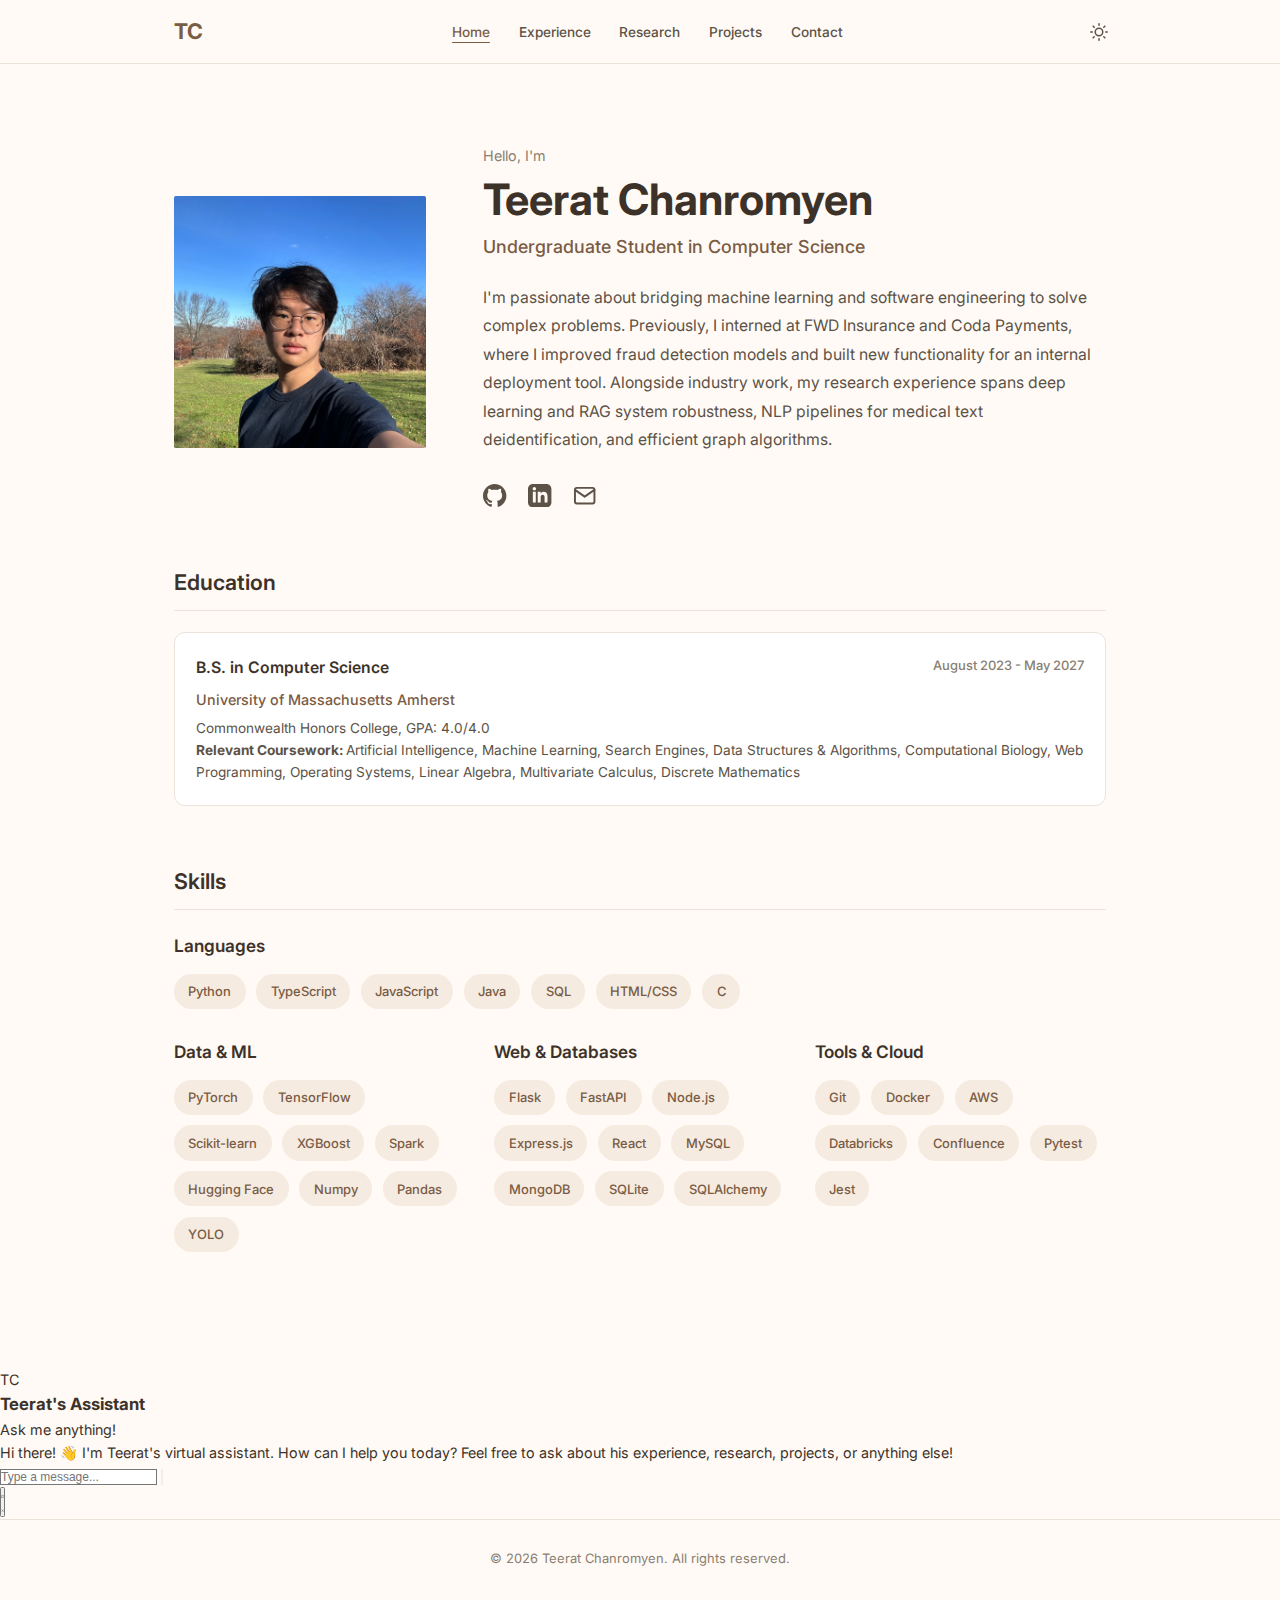
<file: index.html>
<!DOCTYPE html>
<html lang="en" data-theme="light">
<head>
    <meta charset="UTF-8">
    <meta name="viewport" content="width=device-width, initial-scale=1.0">
    <title>Teerat Chanromyen | Portfolio</title>
    <link rel="stylesheet" href="styles.css">
    <link rel="preconnect" href="https://fonts.googleapis.com">
    <link rel="preconnect" href="https://fonts.gstatic.com" crossorigin>
    <link href="https://fonts.googleapis.com/css2?family=Inter:wght@300;400;500;600;700&display=swap" rel="stylesheet">
</head>
<body>
    <nav class="navbar">
        <div class="nav-container">
            <a href="index.html" class="nav-logo">TC</a>
            <ul class="nav-menu">
                <li><a href="index.html" class="nav-link active" data-page="index">Home</a></li>
                <li><a href="experience.html" class="nav-link" data-page="experience">Experience</a></li>
                <li><a href="research.html" class="nav-link" data-page="research">Research</a></li>
                <li><a href="projects.html" class="nav-link" data-page="projects">Projects</a></li>
                <li><a href="contact.html" class="nav-link" data-page="contact">Contact</a></li>
            </ul>
            <button class="theme-toggle" id="theme-toggle" aria-label="Toggle theme">
                <svg class="sun-icon" xmlns="http://www.w3.org/2000/svg" width="20" height="20" viewBox="0 0 24 24" fill="none" stroke="currentColor" stroke-width="2" stroke-linecap="round" stroke-linejoin="round">
                    <circle cx="12" cy="12" r="5"></circle>
                    <line x1="12" y1="1" x2="12" y2="3"></line>
                    <line x1="12" y1="21" x2="12" y2="23"></line>
                    <line x1="4.22" y1="4.22" x2="5.64" y2="5.64"></line>
                    <line x1="18.36" y1="18.36" x2="19.78" y2="19.78"></line>
                    <line x1="1" y1="12" x2="3" y2="12"></line>
                    <line x1="21" y1="12" x2="23" y2="12"></line>
                    <line x1="4.22" y1="19.78" x2="5.64" y2="18.36"></line>
                    <line x1="18.36" y1="5.64" x2="19.78" y2="4.22"></line>
                </svg>
                <svg class="moon-icon" xmlns="http://www.w3.org/2000/svg" width="20" height="20" viewBox="0 0 24 24" fill="none" stroke="currentColor" stroke-width="2" stroke-linecap="round" stroke-linejoin="round">
                    <path d="M21 12.79A9 9 0 1 1 11.21 3 7 7 0 0 0 21 12.79z"></path>
                </svg>
            </button>
        </div>
    </nav>

    <main class="main-content" id="dynamic-content">
        <section class="hero">
            <div class="hero-content">
                <div class="hero-image">
                    <img src="profile.jpg" alt="Teerat Chanromyen">
                </div>
                <div class="hero-text">
                    <p class="greeting">Hello, I'm</p>
                    <h1 class="name">Teerat Chanromyen</h1>
                    <p class="tagline">Undergraduate Student in Computer Science</p>
                    <p class="bio">
                        I'm passionate about bridging machine learning and software engineering to solve complex problems. Previously, I interned at FWD Insurance and Coda Payments, where I improved fraud detection models and built new functionality for an internal deployment tool. Alongside industry work, my research experience spans deep learning and RAG system robustness, NLP pipelines for medical text deidentification, and efficient graph algorithms.
                    </p>
                    <div class="social-links">
                        <a href="https://github.com/Teerat-CH" target="_blank" class="social-link" aria-label="GitHub">
                            <svg xmlns="http://www.w3.org/2000/svg" width="24" height="24" viewBox="0 0 24 24" fill="currentColor">
                                <path d="M12 0c-6.626 0-12 5.373-12 12 0 5.302 3.438 9.8 8.207 11.387.599.111.793-.261.793-.577v-2.234c-3.338.726-4.033-1.416-4.033-1.416-.546-1.387-1.333-1.756-1.333-1.756-1.089-.745.083-.729.083-.729 1.205.084 1.839 1.237 1.839 1.237 1.07 1.834 2.807 1.304 3.492.997.107-.775.418-1.305.762-1.604-2.665-.305-5.467-1.334-5.467-5.931 0-1.311.469-2.381 1.236-3.221-.124-.303-.535-1.524.117-3.176 0 0 1.008-.322 3.301 1.23.957-.266 1.983-.399 3.003-.404 1.02.005 2.047.138 3.006.404 2.291-1.552 3.297-1.23 3.297-1.23.653 1.653.242 2.874.118 3.176.77.84 1.235 1.911 1.235 3.221 0 4.609-2.807 5.624-5.479 5.921.43.372.823 1.102.823 2.222v3.293c0 .319.192.694.801.576 4.765-1.589 8.199-6.086 8.199-11.386 0-6.627-5.373-12-12-12z"/>
                            </svg>
                        </a>
                        <a href="https://linkedin.com/in/teeratchanromyen" target="_blank" class="social-link" aria-label="LinkedIn">
                            <svg xmlns="http://www.w3.org/2000/svg" width="24" height="24" viewBox="0 0 24 24" fill="currentColor">
                                <path d="M19 0h-14c-2.761 0-5 2.239-5 5v14c0 2.761 2.239 5 5 5h14c2.762 0 5-2.239 5-5v-14c0-2.761-2.238-5-5-5zm-11 19h-3v-11h3v11zm-1.5-12.268c-.966 0-1.75-.79-1.75-1.764s.784-1.764 1.75-1.764 1.75.79 1.75 1.764-.783 1.764-1.75 1.764zm13.5 12.268h-3v-5.604c0-3.368-4-3.113-4 0v5.604h-3v-11h3v1.765c1.396-2.586 7-2.777 7 2.476v6.759z"/>
                            </svg>
                        </a>
                        <a href="mailto:tchanromyen@umass.edu" class="social-link" aria-label="Email">
                            <svg xmlns="http://www.w3.org/2000/svg" width="24" height="24" viewBox="0 0 24 24" fill="none" stroke="currentColor" stroke-width="2" stroke-linecap="round" stroke-linejoin="round">
                                <path d="M4 4h16c1.1 0 2 .9 2 2v12c0 1.1-.9 2-2 2H4c-1.1 0-2-.9-2-2V6c0-1.1.9-2 2-2z"></path>
                                <polyline points="22,6 12,13 2,6"></polyline>
                            </svg>
                        </a>
                    </div>
                </div>
            </div>
        </section>

        <section class="section">
            <h2 class="section-title">Education</h2>
            <div class="education-list">
                <div class="education-item">
                    <div class="education-header">
                        <h3>B.S. in Computer Science</h3>
                        <span class="date">August 2023 - May 2027</span>
                    </div>
                    <p class="institution">University of Massachusetts Amherst</p>
                    <p class="description">Commonwealth Honors College, GPA: 4.0/4.0</p>
                    <p class="description"><b>Relevant Coursework: </b>Artificial Intelligence, Machine Learning, Search Engines, Data Structures & Algorithms, Computational
Biology, Web Programming, Operating Systems, Linear Algebra, Multivariate Calculus, Discrete Mathematics</p>
                </div>
            </div>
        </section>

        <section class="section">
            <h2 class="section-title">Skills</h2>
            <div class="skill-category languages-category">
                <h3>Languages</h3>
                <div class="skills-container">
                    <span class="skill-tag">Python</span>
                    <span class="skill-tag">TypeScript</span>
                    <span class="skill-tag">JavaScript</span>
                    <span class="skill-tag">Java</span>
                    <span class="skill-tag">SQL</span>
                    <span class="skill-tag">HTML/CSS</span>
                    <span class="skill-tag">C</span>
                </div>
            </div>
            <div class="skills-grid">
                <div class="skill-category">
                    <h3>Data & ML</h3>
                    <div class="skills-container">
                        <span class="skill-tag">PyTorch</span>
                        <span class="skill-tag">TensorFlow</span>
                        <span class="skill-tag">Scikit-learn</span>
                        <span class="skill-tag">XGBoost</span>
                        <span class="skill-tag">Spark</span>
                        <span class="skill-tag">Hugging Face</span>
                        <span class="skill-tag">Numpy</span>
                        <span class="skill-tag">Pandas</span>
                        <span class="skill-tag">YOLO</span>
                    </div>
                </div>
                <div class="skill-category">
                    <h3>Web & Databases</h3>
                    <div class="skills-container">
                        <span class="skill-tag">Flask</span>
                        <span class="skill-tag">FastAPI</span>
                        <span class="skill-tag">Node.js</span>
                        <span class="skill-tag">Express.js</span>
                        <span class="skill-tag">React</span>
                        <span class="skill-tag">MySQL</span>
                        <span class="skill-tag">MongoDB</span>
                        <span class="skill-tag">SQLite</span>
                        <span class="skill-tag">SQLAlchemy</span>
                    </div>
                </div>
                <div class="skill-category">
                    <h3>Tools & Cloud</h3>
                    <div class="skills-container">
                        <span class="skill-tag">Git</span>
                        <span class="skill-tag">Docker</span>
                        <span class="skill-tag">AWS</span>
                        <span class="skill-tag">Databricks</span>
                        <span class="skill-tag">Confluence</span>
                        <span class="skill-tag">Pytest</span>
                        <span class="skill-tag">Jest</span>
                    </div>
                </div>
            </div>
        </section>
    </main>

    <!-- Chatbot Widget -->
    <div class="chatbot-widget">
        <div class="chatbot-container">
            <div class="chatbot-header">
                <div class="chatbot-avatar">TC</div>
                <div class="chatbot-header-info">
                    <h3>Teerat's Assistant</h3>
                    <p>Ask me anything!</p>
                </div>
            </div>
            <div class="chatbot-messages"></div>
            <div class="chatbot-input-container">
                <input type="text" class="chatbot-input" placeholder="Type a message..." autocomplete="off">
                <button class="chatbot-send" aria-label="Send message">
                    <svg xmlns="http://www.w3.org/2000/svg" viewBox="0 0 24 24" fill="none" stroke="currentColor" stroke-width="2" stroke-linecap="round" stroke-linejoin="round">
                        <line x1="22" y1="2" x2="11" y2="13"></line>
                        <polygon points="22 2 15 22 11 13 2 9 22 2"></polygon>
                    </svg>
                </button>
            </div>
        </div>
        <button class="chatbot-toggle" aria-label="Toggle chat">
            <svg class="chat-icon" xmlns="http://www.w3.org/2000/svg" viewBox="0 0 24 24" fill="none" stroke="currentColor" stroke-width="2" stroke-linecap="round" stroke-linejoin="round">
                <path d="M21 15a2 2 0 0 1-2 2H7l-4 4V5a2 2 0 0 1 2-2h14a2 2 0 0 1 2 2z"></path>
            </svg>
            <svg class="close-icon" xmlns="http://www.w3.org/2000/svg" viewBox="0 0 24 24" fill="none" stroke="currentColor" stroke-width="2" stroke-linecap="round" stroke-linejoin="round">
                <line x1="18" y1="6" x2="6" y2="18"></line>
                <line x1="6" y1="6" x2="18" y2="18"></line>
            </svg>
        </button>
    </div>

    <footer class="footer">
        <p>&copy; 2026 Teerat Chanromyen. All rights reserved.</p>
    </footer>

    <script src="script.js"></script>
</body>
</html>
</file>
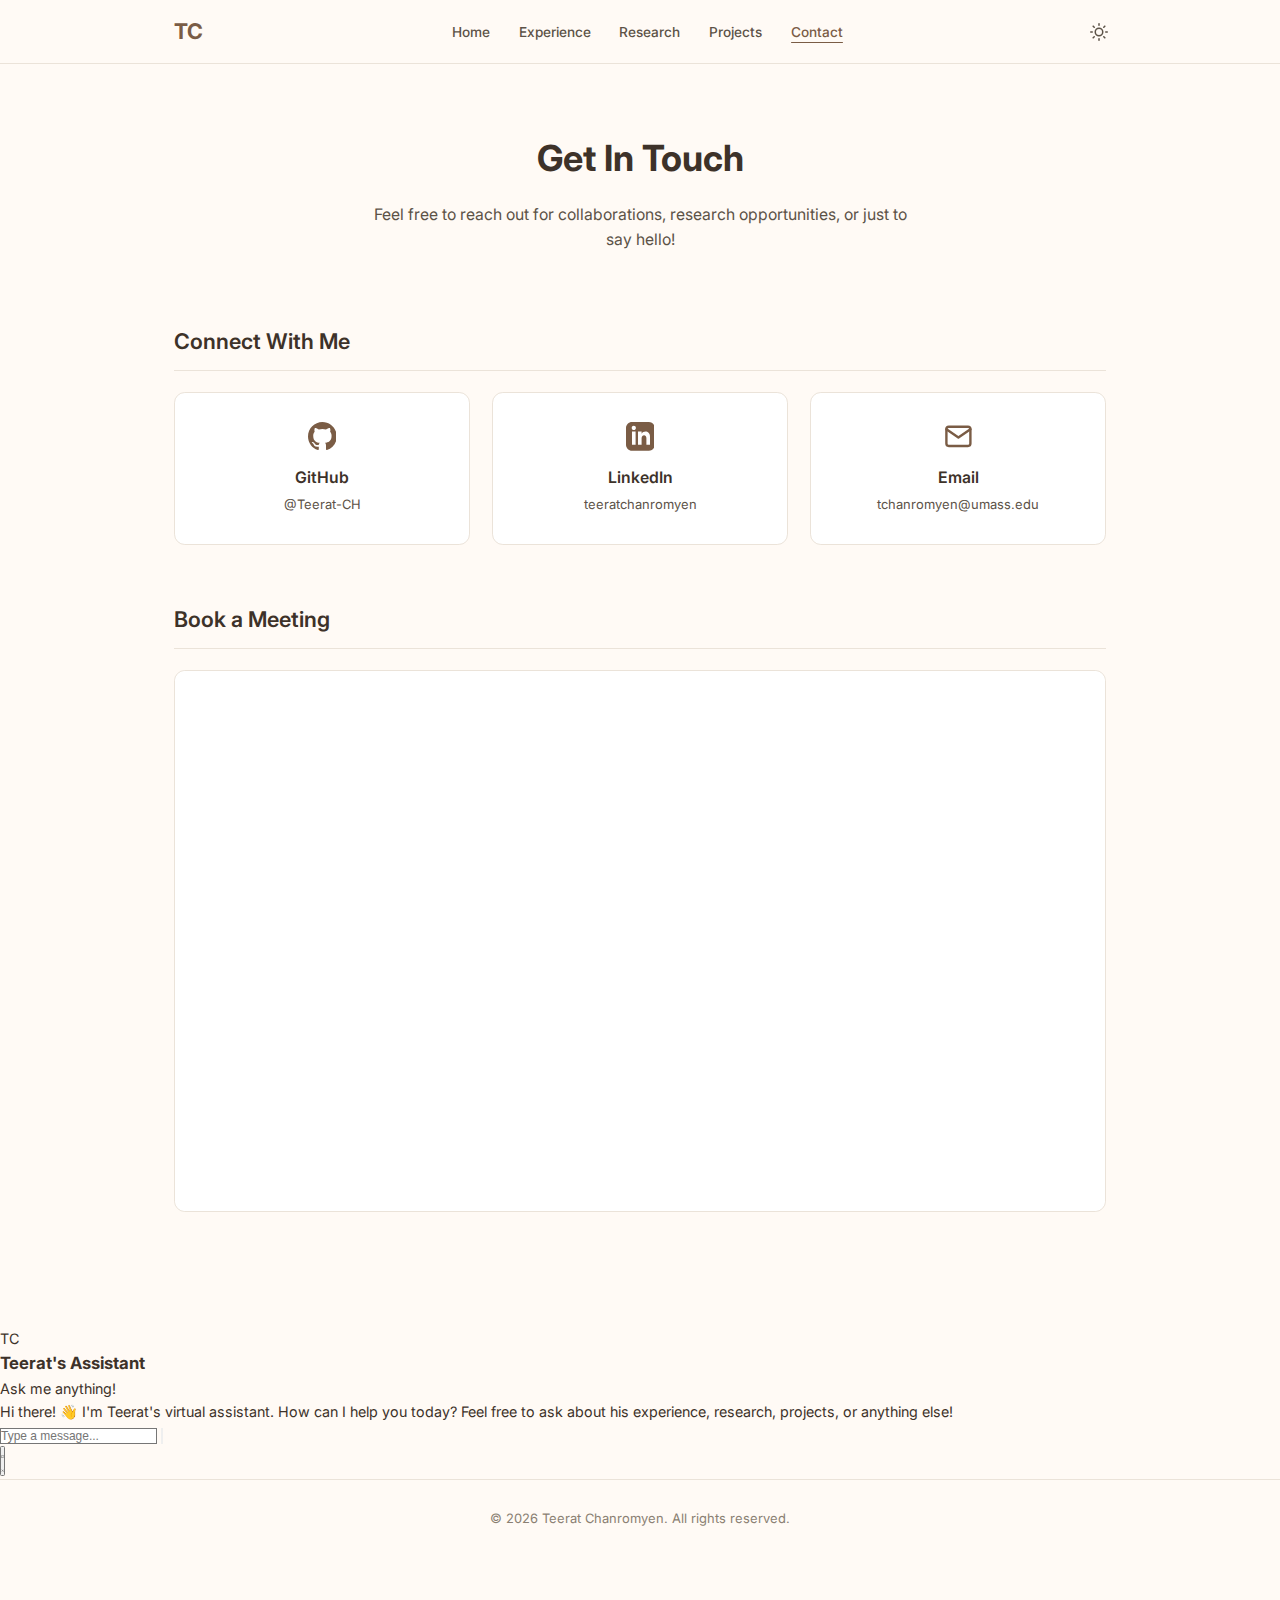
<file: contact.html>
<!DOCTYPE html>
<html lang="en" data-theme="light">
<head>
    <meta charset="UTF-8">
    <meta name="viewport" content="width=device-width, initial-scale=1.0">
    <title>Contact | Teerat Chanromyen</title>
    <link rel="stylesheet" href="styles.css">
    <link rel="preconnect" href="https://fonts.googleapis.com">
    <link rel="preconnect" href="https://fonts.gstatic.com" crossorigin>
    <link href="https://fonts.googleapis.com/css2?family=Inter:wght@300;400;500;600;700&display=swap" rel="stylesheet">
</head>
<body>
    <nav class="navbar">
        <div class="nav-container">
            <a href="index.html" class="nav-logo">TC</a>
            <ul class="nav-menu">
                <li><a href="index.html" class="nav-link" data-page="index">Home</a></li>
                <li><a href="experience.html" class="nav-link" data-page="experience">Experience</a></li>
                <li><a href="research.html" class="nav-link" data-page="research">Research</a></li>
                <li><a href="projects.html" class="nav-link" data-page="projects">Projects</a></li>
                <li><a href="contact.html" class="nav-link active" data-page="contact">Contact</a></li>
            </ul>
            <button class="theme-toggle" id="theme-toggle" aria-label="Toggle theme">
                <svg class="sun-icon" xmlns="http://www.w3.org/2000/svg" width="20" height="20" viewBox="0 0 24 24" fill="none" stroke="currentColor" stroke-width="2" stroke-linecap="round" stroke-linejoin="round">
                    <circle cx="12" cy="12" r="5"></circle>
                    <line x1="12" y1="1" x2="12" y2="3"></line>
                    <line x1="12" y1="21" x2="12" y2="23"></line>
                    <line x1="4.22" y1="4.22" x2="5.64" y2="5.64"></line>
                    <line x1="18.36" y1="18.36" x2="19.78" y2="19.78"></line>
                    <line x1="1" y1="12" x2="3" y2="12"></line>
                    <line x1="21" y1="12" x2="23" y2="12"></line>
                    <line x1="4.22" y1="19.78" x2="5.64" y2="18.36"></line>
                    <line x1="18.36" y1="5.64" x2="19.78" y2="4.22"></line>
                </svg>
                <svg class="moon-icon" xmlns="http://www.w3.org/2000/svg" width="20" height="20" viewBox="0 0 24 24" fill="none" stroke="currentColor" stroke-width="2" stroke-linecap="round" stroke-linejoin="round">
                    <path d="M21 12.79A9 9 0 1 1 11.21 3 7 7 0 0 0 21 12.79z"></path>
                </svg>
            </button>
        </div>
    </nav>

    <main class="main-content" id="dynamic-content">
        <section class="page-header">
            <h1>Get In Touch</h1>
            <p>Feel free to reach out for collaborations, research opportunities, or just to say hello!</p>
        </section>

        <!-- Social Links Section -->
        <section class="section">
            <h2 class="section-title">Connect With Me</h2>
            <div class="contact-links">
                <a href="https://github.com/Teerat-CH" target="_blank" class="contact-link-card">
                    <svg xmlns="http://www.w3.org/2000/svg" width="32" height="32" viewBox="0 0 24 24" fill="currentColor">
                        <path d="M12 0c-6.626 0-12 5.373-12 12 0 5.302 3.438 9.8 8.207 11.387.599.111.793-.261.793-.577v-2.234c-3.338.726-4.033-1.416-4.033-1.416-.546-1.387-1.333-1.756-1.333-1.756-1.089-.745.083-.729.083-.729 1.205.084 1.839 1.237 1.839 1.237 1.07 1.834 2.807 1.304 3.492.997.107-.775.418-1.305.762-1.604-2.665-.305-5.467-1.334-5.467-5.931 0-1.311.469-2.381 1.236-3.221-.124-.303-.535-1.524.117-3.176 0 0 1.008-.322 3.301 1.23.957-.266 1.983-.399 3.003-.404 1.02.005 2.047.138 3.006.404 2.291-1.552 3.297-1.23 3.297-1.23.653 1.653.242 2.874.118 3.176.77.84 1.235 1.911 1.235 3.221 0 4.609-2.807 5.624-5.479 5.921.43.372.823 1.102.823 2.222v3.293c0 .319.192.694.801.576 4.765-1.589 8.199-6.086 8.199-11.386 0-6.627-5.373-12-12-12z"/>
                    </svg>
                    <span class="contact-link-label">GitHub</span>
                    <span class="contact-link-handle">@Teerat-CH</span>
                </a>
                <a href="https://linkedin.com/in/teeratchanromyen" target="_blank" class="contact-link-card">
                    <svg xmlns="http://www.w3.org/2000/svg" width="32" height="32" viewBox="0 0 24 24" fill="currentColor">
                        <path d="M19 0h-14c-2.761 0-5 2.239-5 5v14c0 2.761 2.239 5 5 5h14c2.762 0 5-2.239 5-5v-14c0-2.761-2.238-5-5-5zm-11 19h-3v-11h3v11zm-1.5-12.268c-.966 0-1.75-.79-1.75-1.764s.784-1.764 1.75-1.764 1.75.79 1.75 1.764-.783 1.764-1.75 1.764zm13.5 12.268h-3v-5.604c0-3.368-4-3.113-4 0v5.604h-3v-11h3v1.765c1.396-2.586 7-2.777 7 2.476v6.759z"/>
                    </svg>
                    <span class="contact-link-label">LinkedIn</span>
                    <span class="contact-link-handle">teeratchanromyen</span>
                </a>
                <a href="mailto:tchanromyen@umass.edu" class="contact-link-card">
                    <svg xmlns="http://www.w3.org/2000/svg" width="32" height="32" viewBox="0 0 24 24" fill="none" stroke="currentColor" stroke-width="2" stroke-linecap="round" stroke-linejoin="round">
                        <path d="M4 4h16c1.1 0 2 .9 2 2v12c0 1.1-.9 2-2 2H4c-1.1 0-2-.9-2-2V6c0-1.1.9-2 2-2z"></path>
                        <polyline points="22,6 12,13 2,6"></polyline>
                    </svg>
                    <span class="contact-link-label">Email</span>
                    <span class="contact-link-handle">tchanromyen@umass.edu</span>
                </a>
            </div>
        </section>

        <!-- Book a Meeting Section -->
        <section class="section">
            <h2 class="section-title">Book a Meeting</h2>
            <div class="cal-embed-container">
                <!-- Cal.com Embed -->
                <iframe 
                    src="https://cal.com/teeratc" 
                    width="100%" 
                    frameborder="0"
                    style="border-radius: 12px; background: var(--card-bg);"
                    title="Book a meeting with Teerat">
                </iframe>
            </div>
        </section>
    </main>

    <!-- Chatbot Widget -->
    <div class="chatbot-widget">
        <div class="chatbot-container">
            <div class="chatbot-header">
                <div class="chatbot-avatar">TC</div>
                <div class="chatbot-header-info">
                    <h3>Teerat's Assistant</h3>
                    <p>Ask me anything!</p>
                </div>
            </div>
            <div class="chatbot-messages"></div>
            <div class="chatbot-input-container">
                <input type="text" class="chatbot-input" placeholder="Type a message..." autocomplete="off">
                <button class="chatbot-send" aria-label="Send message">
                    <svg xmlns="http://www.w3.org/2000/svg" viewBox="0 0 24 24" fill="none" stroke="currentColor" stroke-width="2" stroke-linecap="round" stroke-linejoin="round">
                        <line x1="22" y1="2" x2="11" y2="13"></line>
                        <polygon points="22 2 15 22 11 13 2 9 22 2"></polygon>
                    </svg>
                </button>
            </div>
        </div>
        <button class="chatbot-toggle" aria-label="Toggle chat">
            <svg class="chat-icon" xmlns="http://www.w3.org/2000/svg" viewBox="0 0 24 24" fill="none" stroke="currentColor" stroke-width="2" stroke-linecap="round" stroke-linejoin="round">
                <path d="M21 15a2 2 0 0 1-2 2H7l-4 4V5a2 2 0 0 1 2-2h14a2 2 0 0 1 2 2z"></path>
            </svg>
            <svg class="close-icon" xmlns="http://www.w3.org/2000/svg" viewBox="0 0 24 24" fill="none" stroke="currentColor" stroke-width="2" stroke-linecap="round" stroke-linejoin="round">
                <line x1="18" y1="6" x2="6" y2="18"></line>
                <line x1="6" y1="6" x2="18" y2="18"></line>
            </svg>
        </button>
    </div>

    <footer class="footer">
        <p>&copy; 2026 Teerat Chanromyen. All rights reserved.</p>
    </footer>

    <script src="script.js"></script>
</body>
</html>
</file>
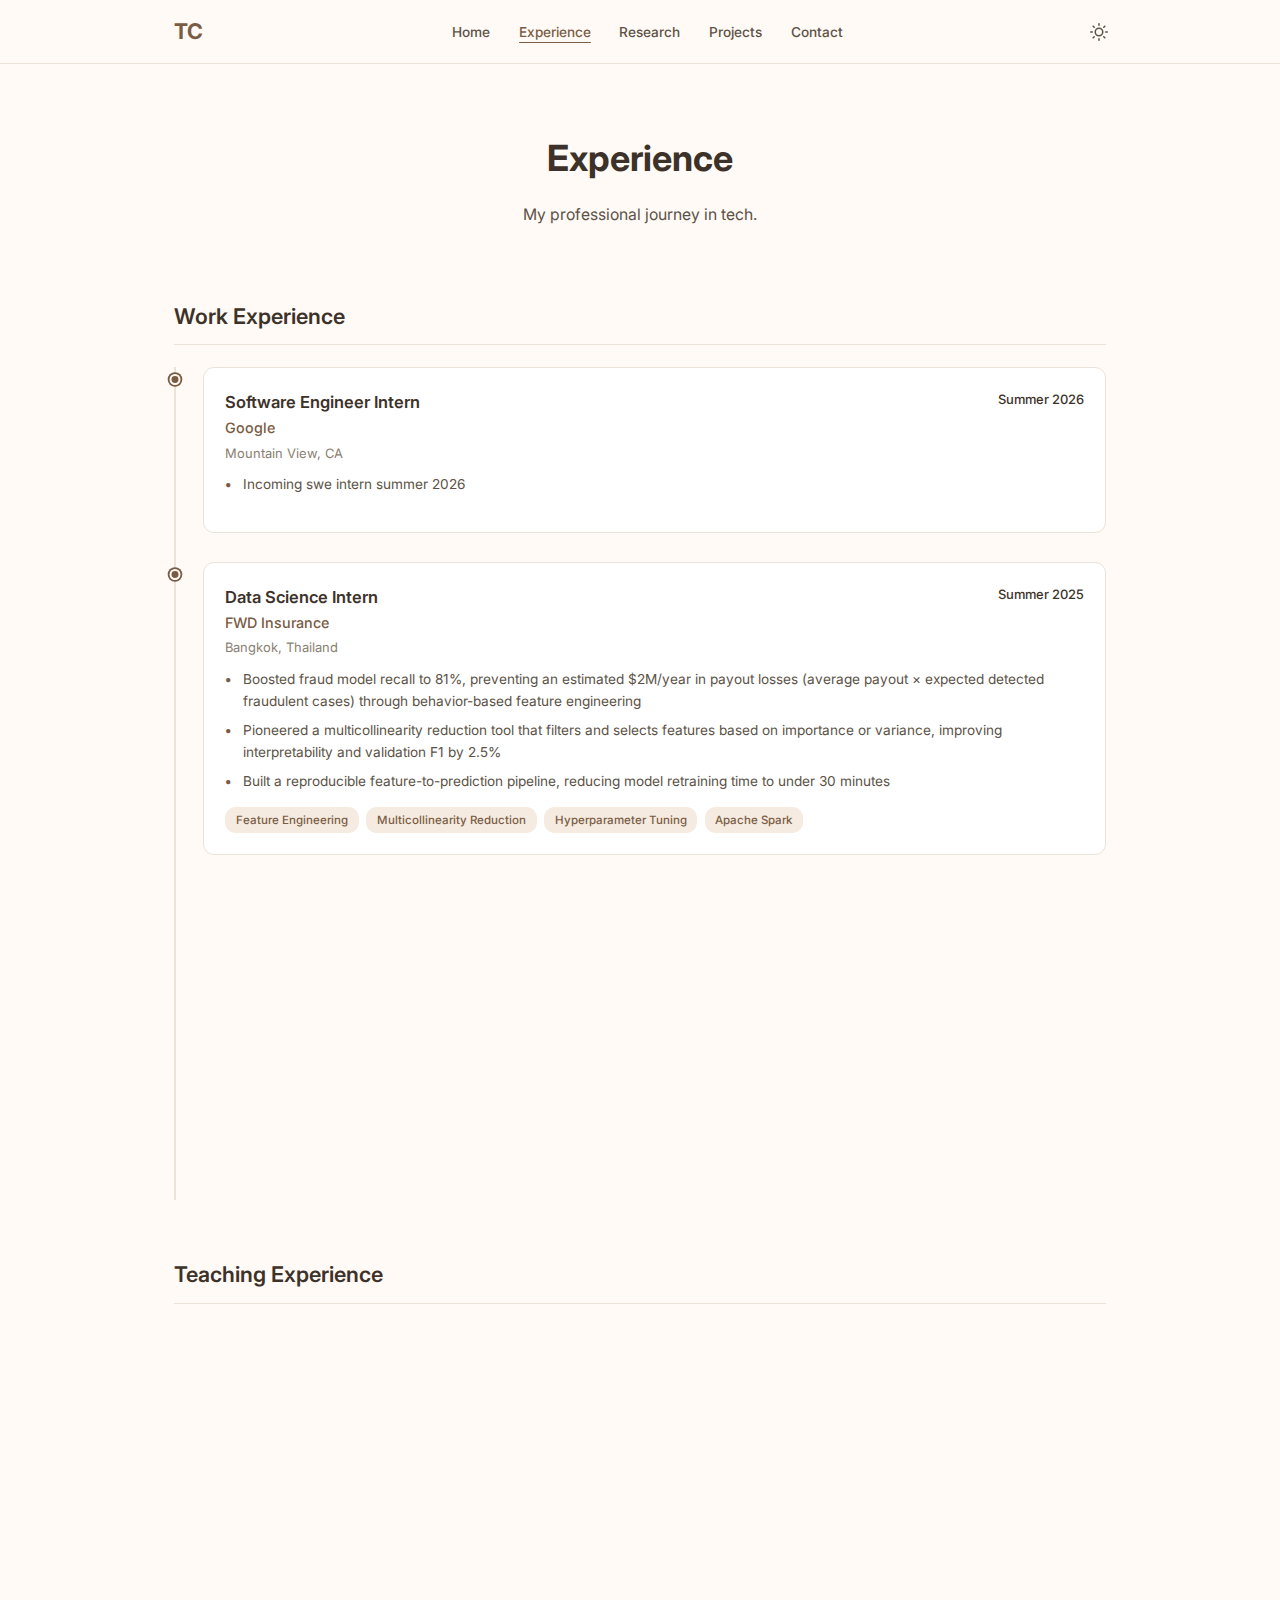
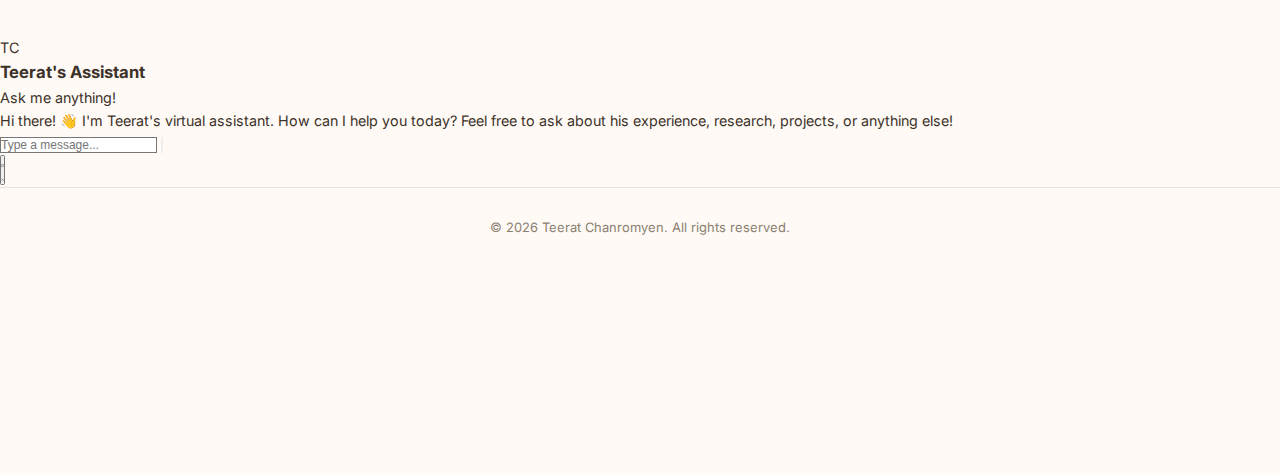
<file: experience.html>
<!DOCTYPE html>
<html lang="en" data-theme="light">
<head>
    <meta charset="UTF-8">
    <meta name="viewport" content="width=device-width, initial-scale=1.0">
    <title>Experience | Teerat Chanromyen</title>
    <link rel="stylesheet" href="styles.css">
    <link rel="preconnect" href="https://fonts.googleapis.com">
    <link rel="preconnect" href="https://fonts.gstatic.com" crossorigin>
    <link href="https://fonts.googleapis.com/css2?family=Inter:wght@300;400;500;600;700&display=swap" rel="stylesheet">
</head>
<body>
    <nav class="navbar">
        <div class="nav-container">
            <a href="index.html" class="nav-logo">TC</a>
            <ul class="nav-menu">
                <li><a href="index.html" class="nav-link" data-page="index">Home</a></li>
                <li><a href="experience.html" class="nav-link active" data-page="experience">Experience</a></li>
                <li><a href="research.html" class="nav-link" data-page="research">Research</a></li>
                <li><a href="projects.html" class="nav-link" data-page="projects">Projects</a></li>
                <li><a href="contact.html" class="nav-link" data-page="contact">Contact</a></li>
            </ul>
            <button class="theme-toggle" id="theme-toggle" aria-label="Toggle theme">
                <svg class="sun-icon" xmlns="http://www.w3.org/2000/svg" width="20" height="20" viewBox="0 0 24 24" fill="none" stroke="currentColor" stroke-width="2" stroke-linecap="round" stroke-linejoin="round">
                    <circle cx="12" cy="12" r="5"></circle>
                    <line x1="12" y1="1" x2="12" y2="3"></line>
                    <line x1="12" y1="21" x2="12" y2="23"></line>
                    <line x1="4.22" y1="4.22" x2="5.64" y2="5.64"></line>
                    <line x1="18.36" y1="18.36" x2="19.78" y2="19.78"></line>
                    <line x1="1" y1="12" x2="3" y2="12"></line>
                    <line x1="21" y1="12" x2="23" y2="12"></line>
                    <line x1="4.22" y1="19.78" x2="5.64" y2="18.36"></line>
                    <line x1="18.36" y1="5.64" x2="19.78" y2="4.22"></line>
                </svg>
                <svg class="moon-icon" xmlns="http://www.w3.org/2000/svg" width="20" height="20" viewBox="0 0 24 24" fill="none" stroke="currentColor" stroke-width="2" stroke-linecap="round" stroke-linejoin="round">
                    <path d="M21 12.79A9 9 0 1 1 11.21 3 7 7 0 0 0 21 12.79z"></path>
                </svg>
            </button>
        </div>
    </nav>

    <main class="main-content" id="dynamic-content">
        <section class="page-header">
            <h1>Experience</h1>
            <p>My professional journey in tech.</p>
        </section>

        <section class="section">
            <h2 class="section-title">Work Experience</h2>
            <div class="timeline">
                <div class="timeline-item">
                    <div class="timeline-marker"></div>
                    <div class="timeline-content">
                        <div class="experience-header">
                            <div>
                                <h3 class="experience-title">Software Engineer Intern</h3>
                                <p class="experience-company">Google</p>
                            </div>
                            <span class="experience-date">Summer 2026</span>
                        </div>
                        <p class="experience-location">Mountain View, CA</p>
                        <ul class="experience-description">
                            <li>Incoming swe intern summer 2026</li>
                        </ul>
                        <div class="experience-skills">
                        </div>
                    </div>
                </div>

                <div class="timeline-item">
                    <div class="timeline-marker"></div>
                    <div class="timeline-content">
                        <div class="experience-header">
                            <div>
                                <h3 class="experience-title">Data Science Intern</h3>
                                <p class="experience-company">FWD Insurance</p>
                            </div>
                            <span class="experience-date">Summer 2025</span>
                        </div>
                        <p class="experience-location">Bangkok, Thailand</p>
                        <ul class="experience-description">
                            <li>Boosted fraud model recall to 81%, preventing an estimated $2M/year in payout losses (average payout × expected detected fraudulent cases) through behavior-based feature engineering</li>
                            <li>Pioneered a multicollinearity reduction tool that filters and selects features based on importance or variance, improving interpretability and validation F1 by 2.5%</li>
                            <li>Built a reproducible feature-to-prediction pipeline, reducing model retraining time to under 30 minutes</li>
                        </ul>
                        <div class="experience-skills">
                            <span class="skill-tag-small">Feature Engineering</span>
                            <span class="skill-tag-small">Multicollinearity Reduction</span>
                            <span class="skill-tag-small">Hyperparameter Tuning</span>
                            <span class="skill-tag-small">Apache Spark</span>
                        </div>
                    </div>
                </div>

                <div class="timeline-item">
                    <div class="timeline-marker"></div>
                    <div class="timeline-content">
                        <div class="experience-header">
                            <div>
                                <h3 class="experience-title">Engineering Intern (DevOps)</h3>
                                <p class="experience-company">Coda Payments</p>
                            </div>
                            <span class="experience-date">Summer 2024</span>
                        </div>
                        <p class="experience-location">Bangkok, Thailand</p>
                        <ul class="experience-description">
                            <li>Developed a company-wide alert system to detect invalid ECS/CodeDeploy configurations, preventing potential deployment errors across services used by 100+ engineers daily</li>
                            <li>Led implementations of workflow validation and visualization functionalities, enabling safe, efficient parallel and sequential deployments across regions</li>
                            <li>Built a deployment log export feature with date-range picker and resolved deployment timestamp records bug using Boto3 and MySQL, reducing manual query and reporting time by 90%</li>
                        </ul>
                        <div class="experience-skills">
                            <span class="skill-tag-small">Web Development</span>
                            <span class="skill-tag-small">CI/CD</span>
                            <span class="skill-tag-small">API Development</span>
                            <span class="skill-tag-small">Systems Design</span>
                            <span class="skill-tag-small">Visualization</span>
                        </div>
                    </div>
                </div>
            </div>
        </section>

        <section class="section">
            <h2 class="section-title">Teaching Experience</h2>
            <div class="teaching-list">
                <div class="teaching-item timeline-content">
                    <div class="teaching-header">
                        <h3>Undergraduate Course Assistant</h3>
                        <span class="date">Fall 2025 - Present</span>
                    </div>
                    <p class="institution">University of Massachusetts Amherst</p>
                    <ul class="course-list">
                        <li><strong>Spring 2026:</strong> CS446 - Search Engine</li>
                        <li><strong>Fall 2025:</strong> CS240 - Probability Theory</li>
                    </ul>
                    <p class="description">Lead weekly discussion sections, hold office hours, and grade assignments for 100+ students.</p>
                </div>
            </div>
        </section>
    </main>

    <!-- Chatbot Widget -->
    <div class="chatbot-widget">
        <div class="chatbot-container">
            <div class="chatbot-header">
                <div class="chatbot-avatar">TC</div>
                <div class="chatbot-header-info">
                    <h3>Teerat's Assistant</h3>
                    <p>Ask me anything!</p>
                </div>
            </div>
            <div class="chatbot-messages"></div>
            <div class="chatbot-input-container">
                <input type="text" class="chatbot-input" placeholder="Type a message..." autocomplete="off">
                <button class="chatbot-send" aria-label="Send message">
                    <svg xmlns="http://www.w3.org/2000/svg" viewBox="0 0 24 24" fill="none" stroke="currentColor" stroke-width="2" stroke-linecap="round" stroke-linejoin="round">
                        <line x1="22" y1="2" x2="11" y2="13"></line>
                        <polygon points="22 2 15 22 11 13 2 9 22 2"></polygon>
                    </svg>
                </button>
            </div>
        </div>
        <button class="chatbot-toggle" aria-label="Toggle chat">
            <svg class="chat-icon" xmlns="http://www.w3.org/2000/svg" viewBox="0 0 24 24" fill="none" stroke="currentColor" stroke-width="2" stroke-linecap="round" stroke-linejoin="round">
                <path d="M21 15a2 2 0 0 1-2 2H7l-4 4V5a2 2 0 0 1 2-2h14a2 2 0 0 1 2 2z"></path>
            </svg>
            <svg class="close-icon" xmlns="http://www.w3.org/2000/svg" viewBox="0 0 24 24" fill="none" stroke="currentColor" stroke-width="2" stroke-linecap="round" stroke-linejoin="round">
                <line x1="18" y1="6" x2="6" y2="18"></line>
                <line x1="6" y1="6" x2="18" y2="18"></line>
            </svg>
        </button>
    </div>

    <footer class="footer">
        <p>&copy; 2026 Teerat Chanromyen. All rights reserved.</p>
    </footer>

    <script src="script.js"></script>
</body>
</html>
</file>
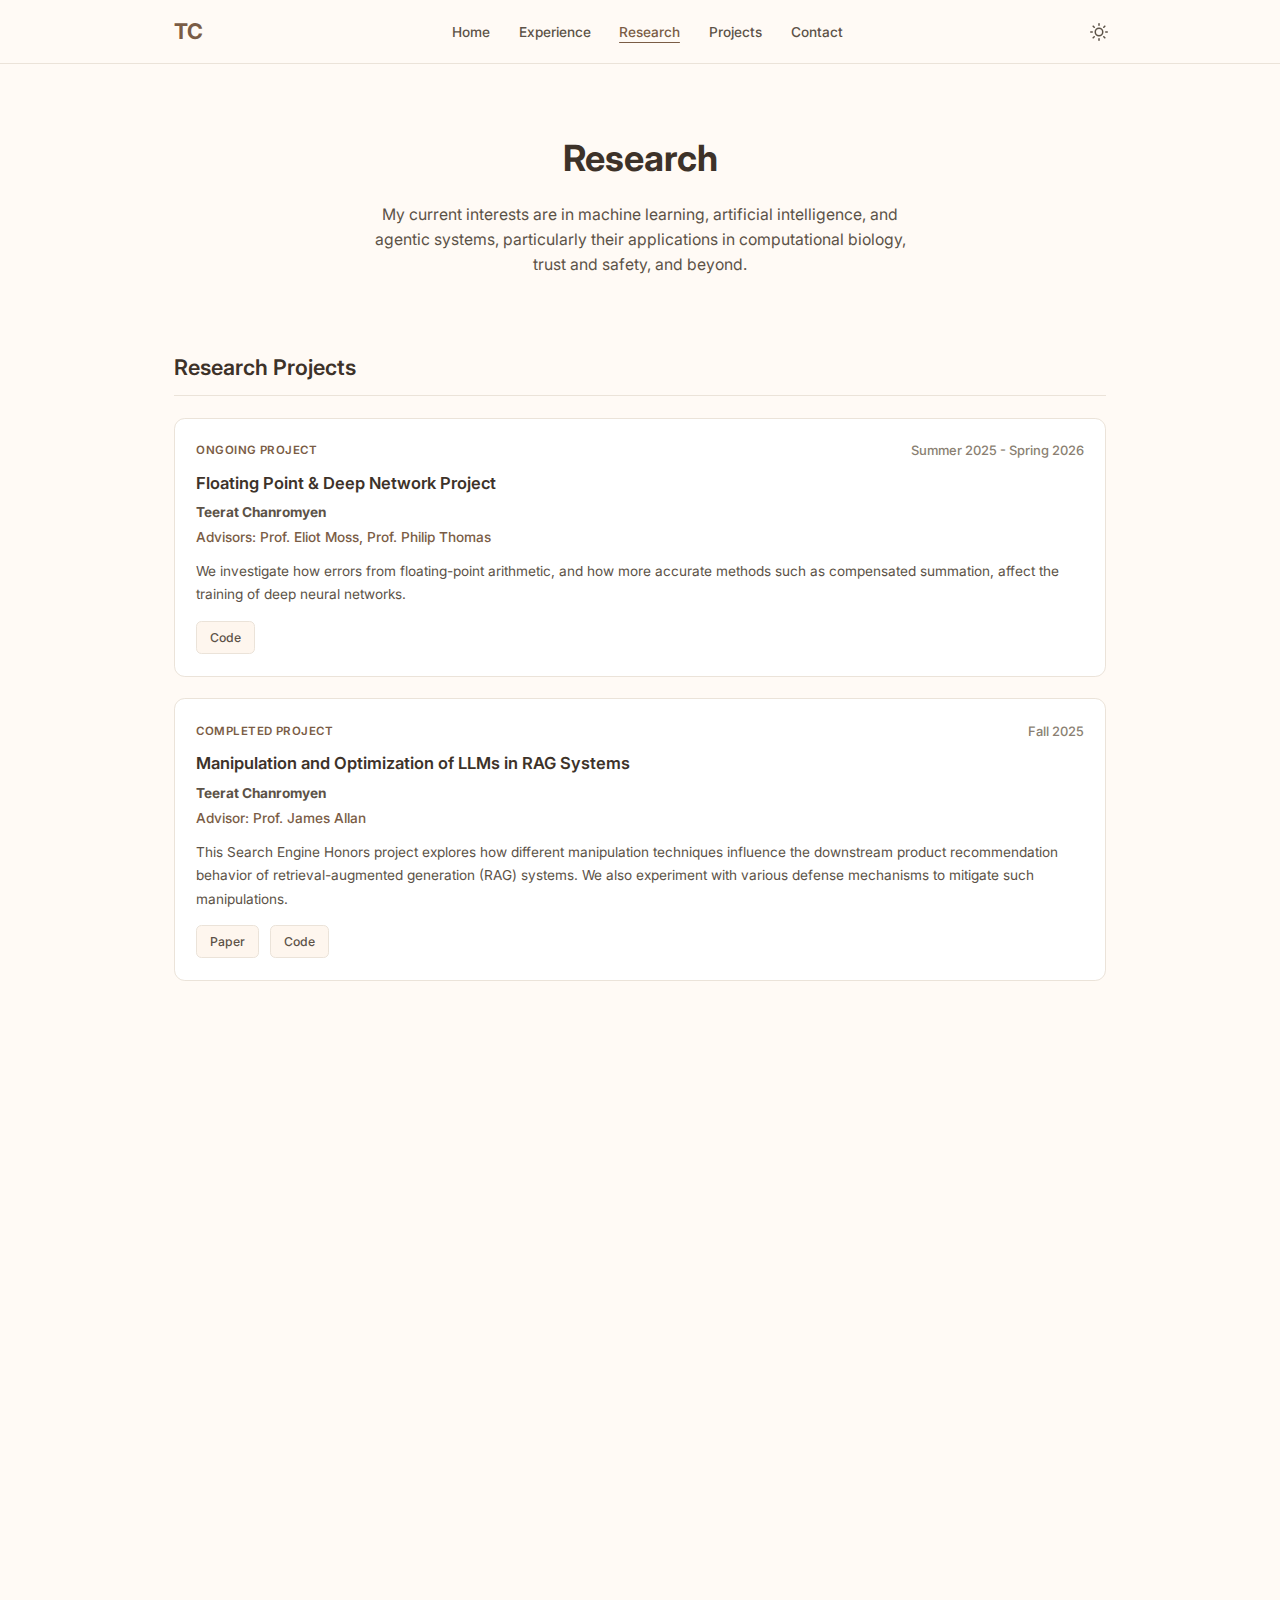
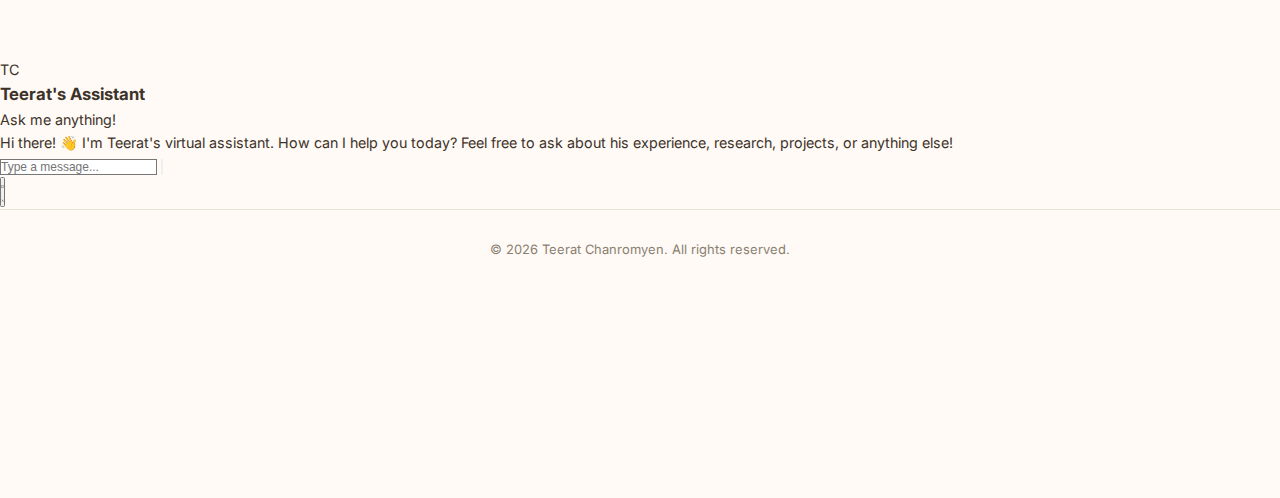
<file: research.html>
<!DOCTYPE html>
<html lang="en" data-theme="light">
<head>
    <meta charset="UTF-8">
    <meta name="viewport" content="width=device-width, initial-scale=1.0">
    <title>Research | Teerat Chanromyen</title>
    <link rel="stylesheet" href="styles.css">
    <link rel="preconnect" href="https://fonts.googleapis.com">
    <link rel="preconnect" href="https://fonts.gstatic.com" crossorigin>
    <link href="https://fonts.googleapis.com/css2?family=Inter:wght@300;400;500;600;700&display=swap" rel="stylesheet">
</head>
<body>
    <nav class="navbar">
        <div class="nav-container">
            <a href="index.html" class="nav-logo">TC</a>
            <ul class="nav-menu">
                <li><a href="index.html" class="nav-link" data-page="index">Home</a></li>
                <li><a href="experience.html" class="nav-link" data-page="experience">Experience</a></li>
                <li><a href="research.html" class="nav-link active" data-page="research">Research</a></li>
                <li><a href="projects.html" class="nav-link" data-page="projects">Projects</a></li>
                <li><a href="contact.html" class="nav-link" data-page="contact">Contact</a></li>
            </ul>
            <button class="theme-toggle" id="theme-toggle" aria-label="Toggle theme">
                <svg class="sun-icon" xmlns="http://www.w3.org/2000/svg" width="20" height="20" viewBox="0 0 24 24" fill="none" stroke="currentColor" stroke-width="2" stroke-linecap="round" stroke-linejoin="round">
                    <circle cx="12" cy="12" r="5"></circle>
                    <line x1="12" y1="1" x2="12" y2="3"></line>
                    <line x1="12" y1="21" x2="12" y2="23"></line>
                    <line x1="4.22" y1="4.22" x2="5.64" y2="5.64"></line>
                    <line x1="18.36" y1="18.36" x2="19.78" y2="19.78"></line>
                    <line x1="1" y1="12" x2="3" y2="12"></line>
                    <line x1="21" y1="12" x2="23" y2="12"></line>
                    <line x1="4.22" y1="19.78" x2="5.64" y2="18.36"></line>
                    <line x1="18.36" y1="5.64" x2="19.78" y2="4.22"></line>
                </svg>
                <svg class="moon-icon" xmlns="http://www.w3.org/2000/svg" width="20" height="20" viewBox="0 0 24 24" fill="none" stroke="currentColor" stroke-width="2" stroke-linecap="round" stroke-linejoin="round">
                    <path d="M21 12.79A9 9 0 1 1 11.21 3 7 7 0 0 0 21 12.79z"></path>
                </svg>
            </button>
        </div>
    </nav>

    <main class="main-content" id="dynamic-content">
        <section class="page-header">
            <h1>Research</h1>
            <p>My current interests are in machine learning, artificial intelligence, and agentic systems, particularly their applications in computational biology, trust and safety, and beyond.</p>
        </section>

        <section class="section">
            <h2 class="section-title">Research Projects</h2>
            <div class="research-list">
                <article class="research-card">
                    <div class="research-header">
                        <span class="research-type">Ongoing Project</span>
                        <span class="research-year">Summer 2025 - Spring 2026</span>
                    </div>
                    <h3 class="research-title">Floating Point & Deep Network Project</h3>
                    <p class="research-authors"><strong>Teerat Chanromyen</strong></p>
                    <p class="research-venue">Advisors: Prof. Eliot Moss, Prof. Philip Thomas</p>
                    <p class="research-description">
                        We investigate how errors from floating-point arithmetic, and how more accurate methods such as compensated summation, affect the training of deep neural networks.
                    </p>
                    <div class="research-links">
                        <a href="https://github.com/Teerat-CH/FPDN-PyTorch" class="research-link" target="_blank">Code</a>
                    </div>
                </article>

                <article class="research-card">
                    <div class="research-header">
                        <span class="research-type">Completed Project</span>
                        <span class="research-year">Fall 2025</span>
                    </div>
                    <h3 class="research-title">Manipulation and Optimization of LLMs in RAG Systems</h3>
                    <p class="research-authors"><strong>Teerat Chanromyen</strong></p>
                    <p class="research-venue">Advisor: Prof. James Allan</p>
                    <p class="research-description">
                        This Search Engine Honors project explores how different manipulation techniques influence the downstream product recommendation behavior of retrieval-augmented generation (RAG) systems. We also experiment with various defense mechanisms to mitigate such manipulations.                    </p>
                    <div class="research-links">
                        <a href="https://docs.google.com/document/d/1nWB8jbbMV1l96A-c3OblshWnYACy_TEL7viZXGoccVc/edit?usp=sharing" class="research-link" target="_blank">Paper</a>
                        <a href="https://github.com/Teerat-CH/llm-rag-manipulation" class="research-link" target="_blank">Code</a>
                    </div>
                </article>

                <article class="research-card">
                    <div class="research-header">
                        <span class="research-type">Completed Project</span>
                        <span class="research-year">Summer 2025</span>
                    </div>
                    <h3 class="research-title">Robust and Privacy-Aware De-Identification of Clinical Text Using Modular NLP Pipelines</h3>
                    <p class="research-authors"><strong>Teerat Chanromyen</strong>, Jimmy Jiang, LiYu Zeng</p>
                    <p class="research-venue">Advisor: Rohan Pandey</p>
                    <p class="research-description">
                        We implemented an NLP pipeline for medical text de-identification with several surrogacy techniques on the i2b2 dataset, and evaluated them using privacy metrics, downstream task performance, and adversarial GPT-5 benchmarking.
                    </p>
                    <div class="research-links">
                        <a href="https://drive.google.com/file/d/1D5mLa9zeQbNGkAt9FCuf3kWh_8aaWPYv/view?usp=sharing" class="research-link" target="_blank">Poster</a>
                    </div>
                </article>

                <article class="research-card">
                    <div class="research-header">
                        <span class="research-type">Completed Project</span>
                        <span class="research-year">Fall 2024 - Spring 2025</span>
                    </div>
                    <h3 class="research-title">Fast Python Tree Decomposition Algorithm</h3>
                    <p class="research-authors"><strong>Teerat Chanromyen</strong></p>
                    <p class="research-venue">Advisors: Prof. Hung Le, An La</p>
                    <p class="research-description">
                        We researched heuristics and implemented a fast tree decomposition algorithm in Python, achieving significant speedups over NetworkX library on benchmark road network datasets.
                    </p>
                    <div class="research-links">
                        <a href="https://drive.google.com/file/d/1k7OJdZaA4In6te26KaSujby7C4ZFM_R0/view?usp=sharing" class="research-link" target="_blank" rel="noopener noreferrer">Poster</a>
                        <a href="https://github.com/Teerat-CH/tree-decomposition" class="research-link" target="_blank" rel="noopener noreferrer">Code</a>
                        <a href="https://drive.google.com/file/d/1daKWqauC-GSkXBobRcOBbGMZL2h4oT9k/view?usp=sharing" class="research-link" target="_blank" rel="noopener noreferrer">Slides</a>
                    </div>
                </article>
            </div>
        </section>
    </main>

    <!-- Chatbot Widget -->
    <div class="chatbot-widget">
        <div class="chatbot-container">
            <div class="chatbot-header">
                <div class="chatbot-avatar">TC</div>
                <div class="chatbot-header-info">
                    <h3>Teerat's Assistant</h3>
                    <p>Ask me anything!</p>
                </div>
            </div>
            <div class="chatbot-messages"></div>
            <div class="chatbot-input-container">
                <input type="text" class="chatbot-input" placeholder="Type a message..." autocomplete="off">
                <button class="chatbot-send" aria-label="Send message">
                    <svg xmlns="http://www.w3.org/2000/svg" viewBox="0 0 24 24" fill="none" stroke="currentColor" stroke-width="2" stroke-linecap="round" stroke-linejoin="round">
                        <line x1="22" y1="2" x2="11" y2="13"></line>
                        <polygon points="22 2 15 22 11 13 2 9 22 2"></polygon>
                    </svg>
                </button>
            </div>
        </div>
        <button class="chatbot-toggle" aria-label="Toggle chat">
            <svg class="chat-icon" xmlns="http://www.w3.org/2000/svg" viewBox="0 0 24 24" fill="none" stroke="currentColor" stroke-width="2" stroke-linecap="round" stroke-linejoin="round">
                <path d="M21 15a2 2 0 0 1-2 2H7l-4 4V5a2 2 0 0 1 2-2h14a2 2 0 0 1 2 2z"></path>
            </svg>
            <svg class="close-icon" xmlns="http://www.w3.org/2000/svg" viewBox="0 0 24 24" fill="none" stroke="currentColor" stroke-width="2" stroke-linecap="round" stroke-linejoin="round">
                <line x1="18" y1="6" x2="6" y2="18"></line>
                <line x1="6" y1="6" x2="18" y2="18"></line>
            </svg>
        </button>
    </div>

    <footer class="footer">
        <p>&copy; 2026 Teerat Chanromyen. All rights reserved.</p>
    </footer>

    <script src="script.js"></script>
</body>
</html>
</file>
<file: styles.css>
/* CSS Variables for theming */
:root {
    --bg-primary: #fffaf5;
    --bg-secondary: #fef6ee;
    --text-primary: #3d3229;
    --text-secondary: #5c5247;
    --text-muted: #8a7f72;
    --accent: #7a5c45;
    --accent-hover: #5d4433;
    --border: #ebe3d9;
    --card-bg: #ffffff;
    --card-shadow: 0 1px 3px rgba(139, 109, 76, 0.1);
    --card-shadow-hover: 0 4px 12px rgba(139, 109, 76, 0.15);
    --tag-bg: #f5ebe0;
    --tag-text: #7a5c45;
    --transition: 0.3s ease;
}

[data-theme="dark"] {
    --bg-primary: #1f1b17;
    --bg-secondary: #2a2520;
    --text-primary: #f5efe8;
    --text-secondary: #c9c0b5;
    --text-muted: #9a9087;
    --accent: #e0a878;
    --accent-hover: #edc09a;
    --border: #3d362e;
    --card-bg: #2a2520;
    --card-shadow: 0 1px 3px rgba(0, 0, 0, 0.3);
    --card-shadow-hover: 0 4px 12px rgba(0, 0, 0, 0.4);
    --tag-bg: #3d3228;
    --tag-text: #e0a878;
}

/* Reset and base styles */
* {
    margin: 0;
    padding: 0;
    box-sizing: border-box;
}

html {
    scroll-behavior: smooth;
    zoom: 0.9;
}

body {
    font-family: 'Inter', -apple-system, BlinkMacSystemFont, 'Segoe UI', Roboto, sans-serif;
    background-color: var(--bg-primary);
    color: var(--text-primary);
    line-height: 1.6;
    transition: background-color var(--transition), color var(--transition);
}

/* Navigation */
.navbar {
    position: fixed;
    top: 0;
    left: 0;
    right: 0;
    background-color: var(--bg-primary);
    border-bottom: 1px solid var(--border);
    z-index: 1000;
    transition: background-color var(--transition), border-color var(--transition);
}

.nav-container {
    max-width: 1100px;
    margin: 0 auto;
    padding: 1rem 2rem;
    display: flex;
    justify-content: space-between;
    align-items: center;
}

.nav-logo {
    font-size: 1.5rem;
    font-weight: 700;
    color: var(--accent);
    text-decoration: none;
    transition: color var(--transition);
}

.nav-logo:hover {
    color: var(--accent-hover);
}

.nav-menu {
    display: flex;
    list-style: none;
    gap: 2rem;
}

.nav-link {
    color: var(--text-secondary);
    text-decoration: none;
    font-weight: 500;
    font-size: 0.95rem;
    position: relative;
    transition: color var(--transition);
}

.nav-link:hover,
.nav-link.active {
    color: var(--accent);
}

.nav-link.active::after {
    content: '';
    position: absolute;
    bottom: -4px;
    left: 0;
    right: 0;
    height: 2px;
    background-color: var(--accent);
    border-radius: 1px;
}

/* Theme toggle button */
.theme-toggle {
    background: none;
    border: none;
    cursor: pointer;
    padding: 0.5rem;
    border-radius: 8px;
    color: var(--text-secondary);
    transition: background-color var(--transition), color var(--transition);
    display: flex;
    align-items: center;
    justify-content: center;
}

.theme-toggle:hover {
    background-color: var(--bg-secondary);
    color: var(--accent);
}

.theme-toggle svg {
    transition: opacity 0.3s ease, transform 0.3s ease;
}

.theme-toggle .sun-icon,
.theme-toggle .moon-icon {
    position: absolute;
}

[data-theme="light"] .moon-icon {
    opacity: 0;
    transform: rotate(-90deg);
}

[data-theme="dark"] .sun-icon {
    opacity: 0;
    transform: rotate(90deg);
}

/* Main content */
.main-content {
    max-width: 1100px;
    margin: 0 auto;
    padding: 6rem 2rem 4rem;
}

/* Page transition */
.page-content {
    opacity: 1;
    transition: opacity 0.2s ease;
}

.page-content.fade-out {
    opacity: 0;
}

/* Hero section */
.hero {
    padding: 4rem 0;
}

.hero-content {
    display: flex;
    align-items: center;
    gap: 4rem;
}

.hero-text {
    flex: 1;
}

.greeting {
    font-size: 1rem;
    color: var(--text-muted);
    margin-bottom: 0.5rem;
}

.name {
    font-size: 3rem;
    font-weight: 700;
    color: var(--text-primary);
    margin-bottom: 0.5rem;
    line-height: 1.2;
}

.tagline {
    font-size: 1.25rem;
    color: var(--accent);
    font-weight: 500;
    margin-bottom: 1.5rem;
}

.bio {
    font-size: 1.1rem;
    color: var(--text-secondary);
    line-height: 1.8;
    margin-bottom: 2rem;
}

.social-links {
    display: flex;
    gap: 1.5rem;
    flex-wrap: wrap;
}

.social-link {
    display: inline-flex;
    align-items: center;
    justify-content: center;
    color: var(--text-secondary);
    text-decoration: none;
    transition: all var(--transition);
}

.social-link:hover {
    color: var(--accent);
    transform: translateY(-3px);
}

.social-link svg {
    width: 26px;
    height: 26px;
}

.hero-image {
    flex-shrink: 0;
}

.hero-image img {
    width: 280px;
    height: 280px;
    border-radius: 2px;
    object-fit: cover;
}

/* Page header */
.page-header {
    padding: 3rem 0;
    text-align: center;
    margin-bottom: 2rem;
}

.page-header h1 {
    font-size: 2.5rem;
    font-weight: 700;
    color: var(--text-primary);
    margin-bottom: 1rem;
}

.page-header p {
    font-size: 1.1rem;
    color: var(--text-secondary);
    max-width: 600px;
    margin: 0 auto;
}

/* Sections */
.section {
    margin-bottom: 4rem;
}

.section-title {
    font-size: 1.5rem;
    font-weight: 600;
    color: var(--text-primary);
    margin-bottom: 1.5rem;
    padding-bottom: 0.75rem;
    border-bottom: 2px solid var(--border);
}

/* Education list */
.education-list {
    display: flex;
    flex-direction: column;
    gap: 1.5rem;
}

.education-item {
    padding: 1.5rem;
    background-color: var(--card-bg);
    border: 1px solid var(--border);
    border-radius: 12px;
    transition: all var(--transition);
}

.education-item:hover {
    box-shadow: var(--card-shadow-hover);
    transform: translateY(-2px);
}

.education-header {
    display: flex;
    justify-content: space-between;
    align-items: flex-start;
    margin-bottom: 0.5rem;
    flex-wrap: wrap;
    gap: 0.5rem;
}

.education-item h3 {
    font-size: 1.1rem;
    font-weight: 600;
    color: var(--text-primary);
}

.date {
    font-size: 0.9rem;
    color: var(--text-muted);
    font-weight: 500;
}

.institution {
    color: var(--accent);
    font-weight: 500;
    margin-bottom: 0.5rem;
}

.description {
    color: var(--text-secondary);
    font-size: 0.95rem;
}

.course-list {
    list-style: none;
    padding-left: 1rem;
    margin: 0.75rem 0;
}

.course-list li {
    position: relative;
    padding-left: 1.25rem;
    margin-bottom: 0.5rem;
    color: var(--text-secondary);
    font-size: 0.95rem;
}

.course-list li::before {
    content: '▹';
    position: absolute;
    left: 0;
    color: var(--accent);
    font-weight: bold;
}

/* Skills */
.skills-container {
    display: flex;
    flex-wrap: wrap;
    gap: 0.75rem;
}

.skill-tag {
    padding: 0.5rem 1rem;
    background-color: var(--tag-bg);
    color: var(--tag-text);
    border-radius: 20px;
    font-size: 0.9rem;
    font-weight: 500;
    transition: all var(--transition);
}

.skill-tag:hover {
    transform: translateY(-2px);
    box-shadow: var(--card-shadow);
}

.skill-tag-small {
    padding: 0.25rem 0.75rem;
    background-color: var(--tag-bg);
    color: var(--tag-text);
    border-radius: 12px;
    font-size: 0.8rem;
    font-weight: 500;
}

.skills-grid {
    display: grid;
    grid-template-columns: repeat(auto-fit, minmax(250px, 1fr));
    gap: 2rem;
}

.languages-category {
    margin-bottom: 2rem;
}

.languages-category .skills-container {
    justify-content: flex-start;
}

.skill-category h3 {
    font-size: 1.2rem;
    font-weight: 600;
    margin-bottom: 1rem;
    color: var(--text-color);
}

/* Research cards */
.research-list {
    display: flex;
    flex-direction: column;
    gap: 1.5rem;
}

.research-card {
    padding: 1.5rem;
    background-color: var(--card-bg);
    border: 1px solid var(--border);
    border-radius: 12px;
    transition: all var(--transition);
}

.research-card:hover {
    box-shadow: var(--card-shadow-hover);
    transform: translateY(-5px);
    box-shadow: 0 8px 20px rgba(0, 0, 0, 0.1);
}

.research-title a {
    color: inherit;
    text-decoration: none;
    display: flex;
    align-items: center;
}

.external-link-icon {
    width: 16px;
    height: 16px;
    margin-left: 8px;
    stroke: var(--text-secondary);
}

.research-header {
    display: flex;
    justify-content: space-between;
    align-items: center;
    margin-bottom: 0.75rem;
    flex-wrap: wrap;
    gap: 0.5rem;
}

.research-type {
    font-size: 0.8rem;
    color: var(--accent);
    font-weight: 600;
    text-transform: uppercase;
    letter-spacing: 0.5px;
}

.research-year {
    font-size: 0.9rem;
    color: var(--text-muted);
    font-weight: 500;
}

.research-title {
    font-size: 1.15rem;
    font-weight: 600;
    color: var(--text-primary);
    margin-bottom: 0.5rem;
    line-height: 1.4;
}

.research-authors {
    font-size: 0.95rem;
    color: var(--text-secondary);
    margin-bottom: 0.25rem;
}

.research-venue {
    font-size: 0.95rem;
    color: var(--accent);
    font-weight: 500;
    margin-bottom: 0.75rem;
}

.research-description {
    color: var(--text-secondary);
    font-size: 0.95rem;
    line-height: 1.7;
    margin-bottom: 1rem;
}

.research-links {
    display: flex;
    gap: 0.75rem;
    flex-wrap: wrap;
}

.research-link {
    padding: 0.4rem 0.9rem;
    background-color: var(--bg-secondary);
    color: var(--text-secondary);
    text-decoration: none;
    border-radius: 6px;
    font-size: 0.85rem;
    font-weight: 500;
    border: 1px solid var(--border);
    transition: all var(--transition);
}

.research-link:hover {
    background-color: var(--accent);
    color: white;
    border-color: var(--accent);
}

/* GitHub Activity Section */
.github-section {
    margin-bottom: 2rem;
}

.github-graph-container {
    background-color: #ffffff;
    border: 1px solid var(--border);
    border-radius: 12px;
    padding: 1.5rem;
    overflow-x: auto;
    box-shadow: var(--card-shadow);
    transition: box-shadow var(--transition), background-color var(--transition);
}

[data-theme="dark"] .github-graph-container {
    background-color: #2a2520;
}

.github-graph-container:hover {
    box-shadow: var(--card-shadow-hover);
}

.github-graph {
    display: block;
    width: 100%;
    max-width: 100%;
    height: auto;
    border-radius: 8px;
}

/* Show/hide graphs based on theme */
.github-graph-light {
    display: block;
}

.github-graph-dark {
    display: none;
    /* Invert colors so empty squares become dark like GitHub's dark mode */
    filter: invert(1) hue-rotate(180deg) saturate(1.2) brightness(1.1) contrast(0.9);
}

[data-theme="dark"] .github-graph-light {
    display: none;
}

[data-theme="dark"] .github-graph-dark {
    display: block;
}

/* For smaller screens, allow horizontal scrolling */
@media (max-width: 768px) {
    .github-graph-container {
        padding: 1rem;
    }
    
    .github-graph {
        min-width: 700px;
    }
}

/* Timeline */
.timeline {
    position: relative;
    padding-left: 2rem;
}

.timeline::before {
    content: '';
    position: absolute;
    left: 0;
    top: 0;
    bottom: 0;
    width: 2px;
    background-color: var(--border);
}

.timeline-item {
    position: relative;
    padding-bottom: 2rem;
}

.timeline-item:last-child {
    padding-bottom: 0;
}

.timeline-marker {
    position: absolute;
    left: -2rem;
    top: 0.5rem;
    width: 12px;
    height: 12px;
    background-color: var(--accent);
    border-radius: 50%;
    transform: translateX(-5px);
    border: 3px solid var(--bg-primary);
    box-shadow: 0 0 0 2px var(--accent);
}

.timeline-content {
    background-color: var(--card-bg);
    border: 1px solid var(--border);
    border-radius: 12px;
    padding: 1.5rem;
    transition: all var(--transition);
}

.timeline-content:hover {
    box-shadow: var(--card-shadow-hover);
    transform: translateX(4px);
}

.experience-header {
    display: flex;
    justify-content: space-between;
    align-items: flex-start;
    margin-bottom: 0.25rem;
    flex-wrap: wrap;
    gap: 0.5rem;
}

.experience-title {
    font-size: 1.15rem;
    font-weight: 600;
    color: var(--text-primary);
}

.experience-company {
    color: var(--accent);
    font-weight: 500;
    font-size: 1rem;
}

.experience-date {
    font-size: 0.9rem;
    color: var (--text-muted);
    font-weight: 500;
}

.experience-location {
    font-size: 0.9rem;
    color: var(--text-muted);
    margin-bottom: 0.75rem;
}

.experience-description {
    list-style: none;
    margin-bottom: 1rem;
}

.experience-description li {
    position: relative;
    padding-left: 1.25rem;
    margin-bottom: 0.5rem;
    color: var(--text-secondary);
    font-size: 0.95rem;
}

.experience-description li::before {
    content: '•';
    position: absolute;
    left: 0;
    color: var(--accent);
    font-weight: bold;
}

.experience-skills {
    display: flex;
    gap: 0.5rem;
    flex-wrap: wrap;
}

/* Teaching list */
.teaching-list {
    display: flex;
    flex-direction: column;
    gap: 1.5rem;
}

.teaching-item {
    padding: 1.5rem;
    background-color: var (--card-bg);
    border: 1px solid var(--border);
    border-radius: 12px;
    transition: all var(--transition);
}

.teaching-item:hover {
    box-shadow: var(--card-shadow-hover);
    transform: translateY(-2px);
}

.teaching-header {
    display: flex;
    justify-content: space-between;
    align-items: flex-start;
    margin-bottom: 0.5rem;
    flex-wrap: wrap;
    gap: 0.5rem;
}

.teaching-item h3 {
    font-size: 1.1rem;
    font-weight: 600;
    color: var(--text-primary);
}

/* Footer */
.footer {
    text-align: center;
    padding: 2rem;
    border-top: 1px solid var(--border);
    color: var(--text-muted);
    font-size: 0.9rem;
}

/* Contact Page Styles */
.contact-links {
    display: grid;
    grid-template-columns: repeat(auto-fit, minmax(250px, 1fr));
    gap: 1.5rem;
}

.contact-link-card {
    display: flex;
    flex-direction: column;
    align-items: center;
    padding: 2rem;
    background-color: var(--card-bg);
    border: 1px solid var(--border);
    border-radius: 12px;
    text-decoration: none;
    transition: all var(--transition);
}

.contact-link-card:hover {
    box-shadow: var(--card-shadow-hover);
    transform: translateY(-5px);
    border-color: var(--accent);
}

.contact-link-card svg {
    color: var(--accent);
    margin-bottom: 1rem;
}

.contact-link-label {
    font-size: 1.1rem;
    font-weight: 600;
    color: var(--text-primary);
    margin-bottom: 0.25rem;
}

.contact-link-handle {
    font-size: 0.9rem;
    color: var(--text-secondary);
}

/* Contact Form */
.contact-form-container {
    max-width: 600px;
}

.contact-form {
    display: flex;
    flex-direction: column;
    gap: 1.5rem;
}

.form-group {
    display: flex;
    flex-direction: column;
    gap: 0.5rem;
}

.form-group label {
    font-size: 0.95rem;
    font-weight: 500;
    color: var(--text-primary);
}

.form-group input,
.form-group textarea {
    padding: 0.875rem 1rem;
    background-color: var(--card-bg);
    border: 1px solid var(--border);
    border-radius: 8px;
    font-family: inherit;
    font-size: 1rem;
    color: var(--text-primary);
    transition: all var(--transition);
}

.form-group input::placeholder,
.form-group textarea::placeholder {
    color: var(--text-muted);
}

.form-group input:focus,
.form-group textarea:focus {
    outline: none;
    border-color: var(--accent);
    box-shadow: 0 0 0 3px rgba(224, 168, 120, 0.15);
}

.form-group textarea {
    resize: vertical;
    min-height: 150px;
}

.submit-btn {
    display: inline-flex;
    align-items: center;
    justify-content: center;
    gap: 0.5rem;
    padding: 1rem 2rem;
    background-color: var(--accent);
    color: white;
    border: none;
    border-radius: 8px;
    font-family: inherit;
    font-size: 1rem;
    font-weight: 600;
    cursor: pointer;
    transition: all var(--transition);
    align-self: flex-start;
}

.submit-btn:hover {
    background-color: var(--accent-hover);
    transform: translateY(-2px);
    box-shadow: 0 4px 12px rgba(224, 168, 120, 0.3);
}

.submit-btn svg {
    transition: transform var(--transition);
}

.submit-btn:hover svg {
    transform: translateX(3px);
}

.form-note {
    margin-top: 1.5rem;
    font-size: 0.85rem;
    color: var(--text-muted);
}

.form-note a {
    color: var(--accent);
    text-decoration: none;
}

.form-note a:hover {
    text-decoration: underline;
}

/* Booking Section */
.booking-description {
    color: var(--text-secondary);
    margin-bottom: 1.5rem;
    font-size: 1rem;
}

.cal-embed-container {
    background-color: var(--card-bg);
    border: 1px solid var(--border);
    border-radius: 12px;
    overflow: hidden;
    margin-bottom: 1rem;
}

.cal-embed-container iframe {
    display: block;
    width: 100%;
    min-height: 600px;
}

.booking-note {
    font-size: 0.85rem;
    color: var(--text-muted);
}

.booking-note code {
    background-color: var(--tag-bg);
    padding: 0.2rem 0.5rem;
    border-radius: 4px;
    font-size: 0.85rem;
    color: var(--tag-text);
}

/* Responsive design */
@media (max-width: 768px) {
    .nav-container {
        padding: 1rem;
    }
    
    .nav-menu {
        gap: 1rem;
    }
    
    .main-content {
        padding: 5rem 1rem 2rem;
    }
    
    .hero-content {
        flex-direction: column;
        text-align: center;
        gap: 2rem;
    }
    
    .name {
        font-size: 2.25rem;
    }
    
    .social-links {
        justify-content: center;
    }
    
    .avatar-placeholder {
        width: 180px;
        height: 180px;
        font-size: 3rem;
    }
    
    .timeline {
        padding-left: 1.5rem;
    }
    
    .timeline-marker {
        left: -1.5rem;
    }
    
    .experience-header,
    .education-header,
    .research-header,
    .teaching-header {
        flex-direction: column;
        align-items: flex-start;
    }
}

@media (max-width: 480px) {
    .nav-menu {
        gap: 0.75rem;
        font-size: 0.85rem;
    }
    
    .name {
        font-size: 1.75rem;
    }
    
    .page-header h1 {
        font-size: 2rem;
    }
    
    .section-title {
        font-size: 1.25rem;
    }
}
</file>
